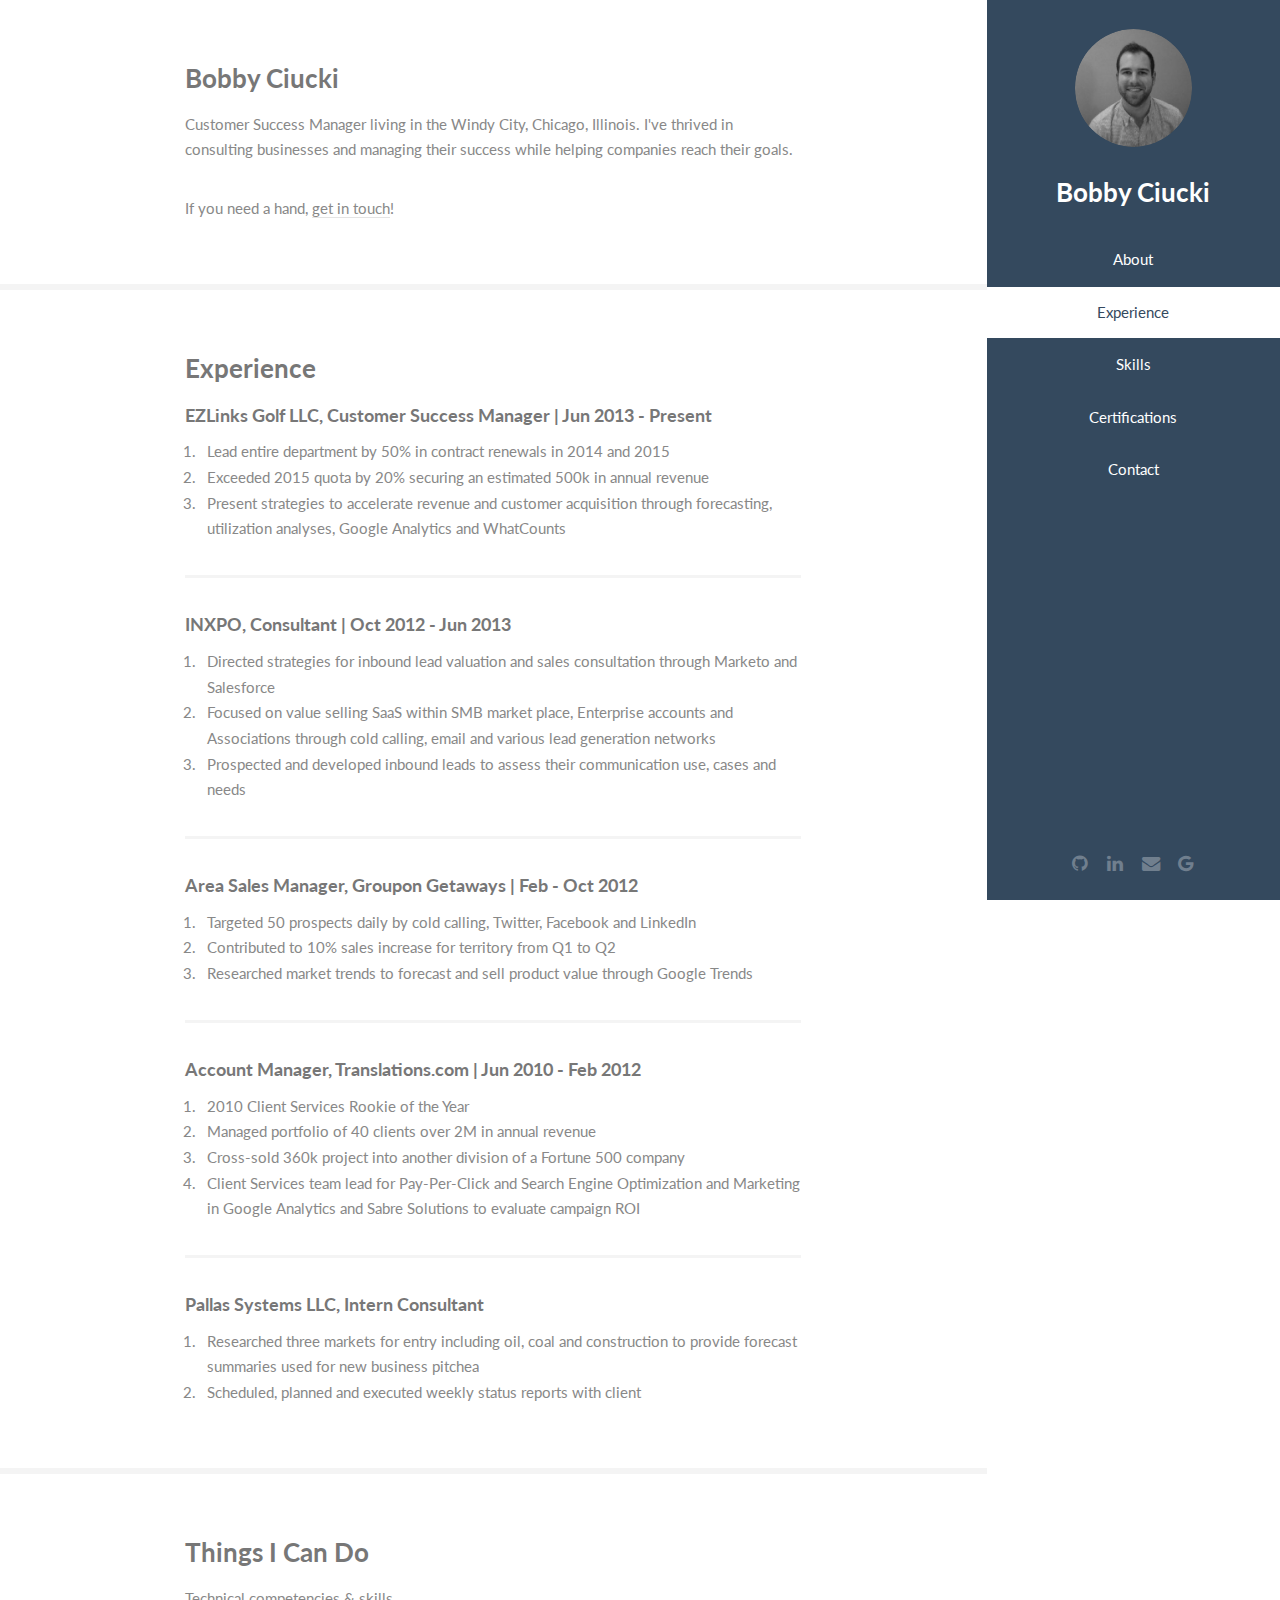
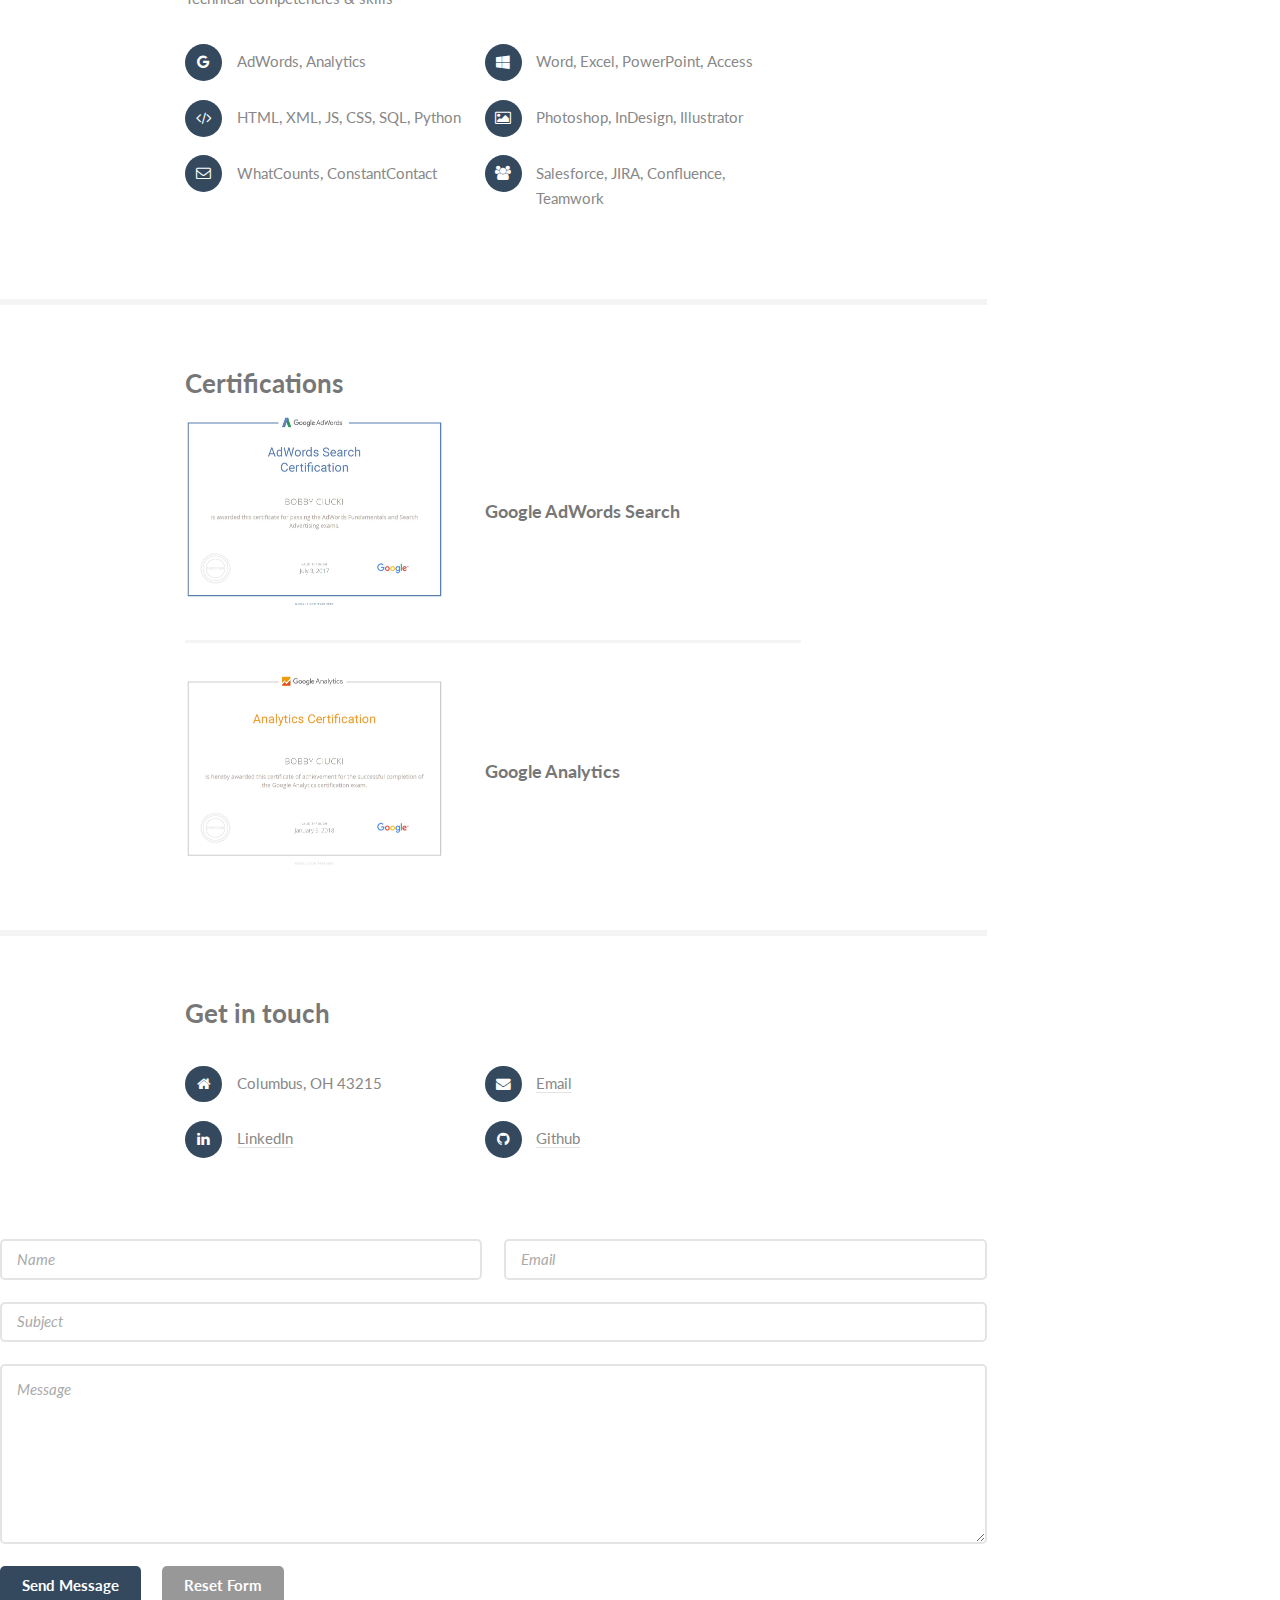
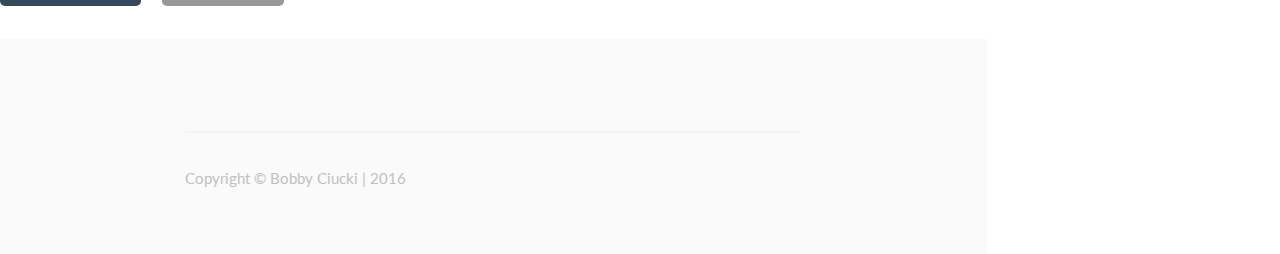
<file: index.html>
<!DOCTYPE HTML>
<html>
	<head>
		<title>Bobby Ciucki | Customer Success Consultant, Tech Connoisseur</title>
		<meta name="keywords" content="Bobby Ciucki, Robert Ciucki, Bob Ciucki, Ciucki">
		<meta name="description" content="Chicago Customer Success Manager. Resume. Work experience.">
		<meta charset="utf-8" />
		<meta name="viewport" content="width=device-width, initial-scale=1" />
		<!--[if lte IE 8]><script src="assets/js/ie/html5shiv.js"></script><![endif]-->
		<link rel="stylesheet" href="assets/css/main.css" />
		<!--[if lte IE 8]><link rel="stylesheet" href="assets/css/ie8.css" /><![endif]-->
		
<!-- Google Analytics -->
<script>
  (function(i,s,o,g,r,a,m){i['GoogleAnalyticsObject']=r;i[r]=i[r]||function(){
  (i[r].q=i[r].q||[]).push(arguments)},i[r].l=1*new Date();a=s.createElement(o),
  m=s.getElementsByTagName(o)[0];a.async=1;a.src=g;m.parentNode.insertBefore(a,m)
  })(window,document,'script','https://www.google-analytics.com/analytics.js','ga');

  ga('create', 'UA-80329864-1', 'auto');
  ga('send', 'pageview');

</script>
<!-- End Google Analytics -->
		
	</head>
<body>
		<!-- Banner 
		<section>
			<div style="height: 420px">
     <img src="images/banner.jpg" alt=" " style="width: 100%;max-height: 100%" />
    			</div>
		 Old Code	<span class="image fit"><img src="images/banner.jpg" alt="" /></span>
			
		</section> -->
		<!-- Header -->
			<section id="header">
				<header>
					<span class="image avatar"><img src="images/avatar.jpg" alt="" /></span>
					<h1>Bobby Ciucki</h1>
				</header>
				<nav id="nav">
					<ul>
						<li><a href="#About" class="active">About</a></li>
						<li><a href="#Experience">Experience</a></li>
						<li><a href="#Skills">Skills</a></li>
						<li><a href="#Certifications">Certifications</a></li>
						<li><a href="#Contact">Contact</a></li>
					</ul>
				</nav>
				<footer>
					<ul class="icons">
						<li><a href="https://www.github.com/seeyoukey" class="icon fa-github"><span class="label">Github</span></a></li>
						<li><a href="https://www.linkedin.com/in/robertciucki" class="icon fa fa-linkedin"><span class="label">LinkedIn</span></a></li>
						<li><a href="mailto:contact@bobbyciucki.com" class="icon fa-envelope"><span class="label">Email</span></a></li>
						<li><a href="https://www.google.com/partners/#i_profile;idtf=113511049849259545362;" class="icon fa fa-google"><span class="label">Google</span></a></li>
					</ul>
				</footer>
			</section>

		<!-- Wrapper -->
			<div id="wrapper">

				<!-- Main -->
					<div id="main">

						<!-- One -->
							<section id="About">
								<div class="container">
									<header class="major">
										<h3>Bobby Ciucki</h3>
									</header>
										<p>Customer Success Manager living in the Windy City, Chicago, Illinois. I've thrived in consulting businesses and managing their success while helping companies reach their goals.</p>
										<p>If you need a hand, <a onclick="ga('send', 'event', 'CTA', 'Click', 'Intro CTA')" title="Get in touch with Bobby Ciucki" href="#Contact">get in touch</a>!
										</p>

								</div>
	</section>

						<!-- Two -->
							<section id="Experience">
								<div class="container">
									<h3>Experience</h3>
									<div class="features">
										<article>
											<div class="container">
												<h4>EZLinks Golf LLC, Customer Success Manager | Jun 2013 - Present</h4>
												<ul style="list-style-type:angle-right">
													<li>Lead entire department by 50% in contract renewals in 2014 and 2015</li>
													<li>Exceeded 2015 quota by 20% securing an estimated 500k in annual revenue</li>
													<li>Present strategies to accelerate revenue and customer acquisition through forecasting, utilization analyses, Google Analytics and WhatCounts</li>
												</ul>
											</div>
										</article>
										<article>
											<div class="container">
												<h4>INXPO, Consultant | Oct 2012 - Jun 2013</h4>
												<ul style="list-style-type:angle-right">
													<li>Directed strategies for inbound lead valuation and sales consultation through Marketo and Salesforce</li>
													<li>Focused on value selling SaaS within SMB market place, Enterprise accounts and Associations through cold calling, email and various lead generation networks</li>
													<li>Prospected and developed inbound leads to assess their communication use, cases and needs</li>
												</ul>
											</div>
										</article>
										<article>
											<div class="container">
												<h4>Area Sales Manager, Groupon Getaways | Feb - Oct 2012</h4>
												<ul style="list-style-type:angle-right">
													<li>Targeted 50 prospects daily by cold calling, Twitter, Facebook and LinkedIn</li>
													<li>Contributed to 10% sales increase for territory from Q1 to Q2</li>
													<li>Researched market trends to forecast and sell product value through Google Trends</li>
												</ul>
											</div>
										</article>
										<article>
											<div class="container">
												<h4>Account Manager, Translations.com | Jun 2010 - Feb 2012</h4>
												<ul style="list-style-type:angle-right">
													<li>2010 Client Services Rookie of the Year</li>
													<li>Managed portfolio of 40 clients over 2M in annual revenue</li>
													<li>Cross-sold 360k project into another division of a Fortune 500 company</li>
													<li>Client Services team lead for Pay-Per-Click and Search Engine Optimization and Marketing in Google Analytics and Sabre Solutions to evaluate campaign ROI</li>
												</ul>
											</div>
										</article>
										<article>
											<div class="container">
												<h4>Pallas Systems LLC, Intern Consultant</h4>
												<ul style="list-style-type:angle-right">
													<li>Researched three markets for entry including oil, coal and construction to provide forecast summaries used for new business pitchea</li>
													<li>Scheduled, planned and executed weekly status reports with client</li>
												</ul>
											</div>
										</article>
									</div>
								</div>
							</section>
							
						<!-- Three -->
							<section id="Skills">
								<div class="container">
									<h3>Things I Can Do</h3>
									<p>Technical competencies & skills</p>
									<ul class="feature-icons">
										<li class="fa-google">AdWords, Analytics</li>
										<li class="fa-windows">Word, Excel, PowerPoint, Access</li>
										<li class="fa-code">HTML, XML, JS, CSS, SQL, Python</li>
										<li class="fa-picture-o">Photoshop, InDesign, Illustrator</li>
										<li class="fa-envelope-o">WhatCounts, ConstantContact</li>
										<li class="fa-users">Salesforce, JIRA, Confluence, Teamwork</li>
									</ul>
								</div>
							</section>
							
						<!-- Four test -->
						<!--
							<section id="Certifications">
								<div class="container">
									<h3>Certifications</h3>
										<div class="box alt">
											<div class="row 50% uniform">
												<div class="4u"><span class="image fit"><img src="images/Analytics.pdf" alt="" /></span></div>
											</div>
									<ul class="feature-icons">
										<li class="fa-google"><a href="images/Analytics.pdf">Analytics Certified</a></li>
										<li class="fa-google"><a href="images/AdWords-Search.pdf">AdWords Search Certified</a></li>
									</ul>
								</div>
							</section>
						-->
						
						<section id="Certifications">
 								<div class="container">
 									<h3>Certifications</h3>
 									<div class="features">
 										<article>
 											<a href="images/AdWords-Search.pdf" class="image"><img src="images/AdWordsSearch.jpg" alt="" /></a>
 											<div class="inner">
 												<h4>Google AdWords Search</h4>
 											</div>
 										</article>
 										<article>
 											<a href="images/Analytics.pdf" class="image"><img src="images/Analytics.jpg" alt="" /></a>
 											<div class="inner">
 												<h4>Google Analytics</h4>
 											</div>
 										</article>
 									</div>
 								</div>
 						</section>

						<!-- Five -->
							<section id="Contact">
								<div class="container">
									<h3>Get in touch</h3>
									<p>
										<ul class="feature-icons">
											<li class="fa-home">Columbus, OH 43215</li>
											<li class="fa-envelope"><a href="mailto:contact@bobbyciucki.com">Email</a></li>
											<li class="icon fa-linkedin"><a href="https://www.linkedin.com/in/robertciucki">LinkedIn</a></li>
											<li class="icon fa-github"><a href="https://github.com/seeyoukey">Github</a></li>
										</ul>
									</p>
								</div>
							</section>

							
									<form method="post" action="https://formspree.io/contact@bobbyciucki.com">
										<div class="row uniform">
											<div class="6u 12u(xsmall)"><input type="text" name="name" id="name" placeholder="Name" /></div>
											<div class="6u 12u(xsmall)"><input type="email" name="email" id="email" placeholder="Email" /></div>
										</div>
										<div class="row uniform">
											<div class="12u"><input type="text" name="subject" id="subject" placeholder="Subject" /></div>
										</div>
										<div class="row uniform">
											<div class="12u"><textarea name="message" id="message" placeholder="Message" rows="6"></textarea></div>
										</div>
										<div class="row uniform">
											<div class="12u">
												<ul class="actions">
													<li><input type="submit" class="special" value="Send Message" /></li>
													<li><input type="reset" value="Reset Form" /></li>
												</ul>
											</div>
										</div>
									</form>
									

						<!-- Five -->
						<!--
							<section id="five">
								<div class="container">
									<h3>Elements</h3>

									<section>
										<h4>Text</h4>
										<p>This is <b>bold</b> and this is <strong>strong</strong>. This is <i>italic</i> and this is <em>emphasized</em>.
										This is <sup>superscript</sup> text and this is <sub>subscript</sub> text.
										This is <u>underlined</u> and this is code: <code>for (;;) { ... }</code>. Finally, <a href="#">this is a link</a>.</p>
										<hr />
										<header>
											<h4>Heading with a Subtitle</h4>
											<p>Lorem ipsum dolor sit amet nullam id egestas urna aliquam</p>
										</header>
										<p>Nunc lacinia ante nunc ac lobortis. Interdum adipiscing gravida odio porttitor sem non mi integer non faucibus ornare mi ut ante amet placerat aliquet. Volutpat eu sed ante lacinia sapien lorem accumsan varius montes viverra nibh in adipiscing blandit tempus accumsan.</p>
										<header>
											<h5>Heading with a Subtitle</h5>
											<p>Lorem ipsum dolor sit amet nullam id egestas urna aliquam</p>
										</header>
										<p>Nunc lacinia ante nunc ac lobortis. Interdum adipiscing gravida odio porttitor sem non mi integer non faucibus ornare mi ut ante amet placerat aliquet. Volutpat eu sed ante lacinia sapien lorem accumsan varius montes viverra nibh in adipiscing blandit tempus accumsan.</p>
										<hr />
										<h2>Heading Level 2</h2>
										<h3>Heading Level 3</h3>
										<h4>Heading Level 4</h4>
										<h5>Heading Level 5</h5>
										<h6>Heading Level 6</h6>
										<hr />
										<h5>Blockquote</h5>
										<blockquote>Fringilla nisl. Donec accumsan interdum nisi, quis tincidunt felis sagittis eget tempus euismod. Vestibulum ante ipsum primis in faucibus vestibulum. Blandit adipiscing eu felis iaculis volutpat ac adipiscing accumsan faucibus. Vestibulum ante ipsum primis in faucibus lorem ipsum dolor sit amet nullam adipiscing eu felis.</blockquote>
										<h5>Preformatted</h5>
										<pre><code>i = 0;

	while (!deck.isInOrder()) {
	    print 'Iteration ' + i;
	    deck.shuffle();
	    i++;
	}

	print 'It took ' + i + ' iterations to sort the deck.';</code></pre>
									</section>

									<section>
										<h4>Lists</h4>
										<div class="row">
											<div class="6u 12u(xsmall)">
												<h5>Unordered</h5>
												<ul>
													<li>Dolor pulvinar etiam magna etiam.</li>
													<li>Sagittis adipiscing lorem eleifend.</li>
													<li>Felis enim feugiat dolore viverra.</li>
												</ul>
												<h5>Alternate</h5>
												<ul class="alt">
													<li>Dolor pulvinar etiam magna etiam.</li>
													<li>Sagittis adipiscing lorem eleifend.</li>
													<li>Felis enim feugiat dolore viverra.</li>
												</ul>
											</div>
											<div class="6u 12u(xsmall)">
												<h5>Ordered</h5>
												<ol>
													<li>Dolor pulvinar etiam magna etiam.</li>
													<li>Etiam vel felis at lorem sed viverra.</li>
													<li>Felis enim feugiat dolore viverra.</li>
													<li>Dolor pulvinar etiam magna etiam.</li>
													<li>Etiam vel felis at lorem sed viverra.</li>
													<li>Felis enim feugiat dolore viverra.</li>
												</ol>
												<h5>Icons</h5>
												<ul class="icons">
													<li><a href="#" class="icon fa-twitter"><span class="label">Twitter</span></a></li>
													<li><a href="#" class="icon fa-facebook"><span class="label">Facebook</span></a></li>
													<li><a href="#" class="icon fa-instagram"><span class="label">Instagram</span></a></li>
													<li><a href="#" class="icon fa-github"><span class="label">Github</span></a></li>
													<li><a href="#" class="icon fa-dribbble"><span class="label">Dribbble</span></a></li>
													<li><a href="#" class="icon fa-tumblr"><span class="label">Tumblr</span></a></li>
												</ul>
											</div>
										</div>
										<h5>Actions</h5>
										<ul class="actions">
											<li><a href="#" class="button special">Default</a></li>
											<li><a href="#" class="button">Default</a></li>
											<li><a href="#" class="button alt">Default</a></li>
										</ul>
										<ul class="actions small">
											<li><a href="#" class="button special small">Small</a></li>
											<li><a href="#" class="button small">Small</a></li>
											<li><a href="#" class="button alt small">Small</a></li>
										</ul>
										<div class="row">
											<div class="3u 6u(medium) 12u$(xsmall)">
												<ul class="actions vertical">
													<li><a href="#" class="button special">Default</a></li>
													<li><a href="#" class="button">Default</a></li>
													<li><a href="#" class="button alt">Default</a></li>
												</ul>
											</div>
											<div class="3u 6u$(medium) 12u$(xsmall)">
												<ul class="actions vertical small">
													<li><a href="#" class="button special small">Small</a></li>
													<li><a href="#" class="button small">Small</a></li>
													<li><a href="#" class="button alt small">Small</a></li>
												</ul>
											</div>
											<div class="3u 6u(medium) 12u$(xsmall)">
												<ul class="actions vertical">
													<li><a href="#" class="button special fit">Default</a></li>
													<li><a href="#" class="button fit">Default</a></li>
													<li><a href="#" class="button alt fit">Default</a></li>
												</ul>
											</div>
											<div class="3u 6u$(medium) 12u$(xsmall)">
												<ul class="actions vertical small">
													<li><a href="#" class="button special small fit">Small</a></li>
													<li><a href="#" class="button small fit">Small</a></li>
													<li><a href="#" class="button alt small fit">Small</a></li>
												</ul>
											</div>
										</div>
									</section>

									<section>
										<h4>Table</h4>
										<h5>Default</h5>
										<div class="table-wrapper">
											<table>
												<thead>
													<tr>
														<th>Name</th>
														<th>Description</th>
														<th>Price</th>
													</tr>
												</thead>
												<tbody>
													<tr>
														<td>Item One</td>
														<td>Ante turpis integer aliquet porttitor.</td>
														<td>29.99</td>
													</tr>
													<tr>
														<td>Item Two</td>
														<td>Vis ac commodo adipiscing arcu aliquet.</td>
														<td>19.99</td>
													</tr>
													<tr>
														<td>Item Three</td>
														<td> Morbi faucibus arcu accumsan lorem.</td>
														<td>29.99</td>
													</tr>
													<tr>
														<td>Item Four</td>
														<td>Vitae integer tempus condimentum.</td>
														<td>19.99</td>
													</tr>
													<tr>
														<td>Item Five</td>
														<td>Ante turpis integer aliquet porttitor.</td>
														<td>29.99</td>
													</tr>
												</tbody>
												<tfoot>
													<tr>
														<td colspan="2"></td>
														<td>100.00</td>
													</tr>
												</tfoot>
											</table>
										</div>

										<h5>Alternate</h5>
										<div class="table-wrapper">
											<table class="alt">
												<thead>
													<tr>
														<th>Name</th>
														<th>Description</th>
														<th>Price</th>
													</tr>
												</thead>
												<tbody>
													<tr>
														<td>Item One</td>
														<td>Ante turpis integer aliquet porttitor.</td>
														<td>29.99</td>
													</tr>
													<tr>
														<td>Item Two</td>
														<td>Vis ac commodo adipiscing arcu aliquet.</td>
														<td>19.99</td>
													</tr>
													<tr>
														<td>Item Three</td>
														<td> Morbi faucibus arcu accumsan lorem.</td>
														<td>29.99</td>
													</tr>
													<tr>
														<td>Item Four</td>
														<td>Vitae integer tempus condimentum.</td>
														<td>19.99</td>
													</tr>
													<tr>
														<td>Item Five</td>
														<td>Ante turpis integer aliquet porttitor.</td>
														<td>29.99</td>
													</tr>
												</tbody>
												<tfoot>
													<tr>
														<td colspan="2"></td>
														<td>100.00</td>
													</tr>
												</tfoot>
											</table>
										</div>
									</section>

									<section>
										<h4>Buttons</h4>
										<ul class="actions">
											<li><a href="#" class="button special">Special</a></li>
											<li><a href="#" class="button">Default</a></li>
											<li><a href="#" class="button alt">Alternate</a></li>
										</ul>
										<ul class="actions">
											<li><a href="#" class="button special big">Big</a></li>
											<li><a href="#" class="button">Default</a></li>
											<li><a href="#" class="button alt small">Small</a></li>
										</ul>
										<ul class="actions fit">
											<li><a href="#" class="button special fit">Fit</a></li>
											<li><a href="#" class="button fit">Fit</a></li>
											<li><a href="#" class="button alt fit">Fit</a></li>
										</ul>
										<ul class="actions fit small">
											<li><a href="#" class="button special fit small">Fit + Small</a></li>
											<li><a href="#" class="button fit small">Fit + Small</a></li>
											<li><a href="#" class="button alt fit small">Fit + Small</a></li>
										</ul>
										<ul class="actions">
											<li><a href="#" class="button special icon fa-download">Icon</a></li>
											<li><a href="#" class="button icon fa-download">Icon</a></li>
											<li><a href="#" class="button alt icon fa-check">Icon</a></li>
										</ul>
										<ul class="actions">
											<li><span class="button special disabled">Special</span></li>
											<li><span class="button disabled">Default</span></li>
											<li><span class="button alt disabled">Alternate</span></li>
										</ul>
									</section>

									<section>
										<h4>Form</h4>
										<form method="post" action="#">
											<div class="row uniform">
												<div class="6u 12u(xsmall)">
													<input type="text" name="demo-name" id="demo-name" value="" placeholder="Name" />
												</div>
												<div class="6u 12u(xsmall)">
													<input type="email" name="demo-email" id="demo-email" value="" placeholder="Email" />
												</div>
											</div>
											<div class="row uniform">
												<div class="12u">
													<div class="select-wrapper">
														<select name="demo-category" id="demo-category">
															<option value="">- Category -</option>
															<option value="1">Manufacturing</option>
															<option value="1">Shipping</option>
															<option value="1">Administration</option>
															<option value="1">Human Resources</option>
														</select>
													</div>
												</div>
											</div>
											<div class="row uniform">
												<div class="4u 12u(medium)">
													<input type="radio" id="demo-priority-low" name="demo-priority" checked>
													<label for="demo-priority-low">Low Priority</label>
												</div>
												<div class="4u 12u(medium)">
													<input type="radio" id="demo-priority-normal" name="demo-priority">
													<label for="demo-priority-normal">Normal Priority</label>
												</div>
												<div class="4u 12u(medium)">
													<input type="radio" id="demo-priority-high" name="demo-priority">
													<label for="demo-priority-high">High Priority</label>
												</div>
											</div>
											<div class="row uniform">
												<div class="6u 12u(medium)">
													<input type="checkbox" id="demo-copy" name="demo-copy">
													<label for="demo-copy">Email me a copy of this message</label>
												</div>
												<div class="6u 12u(medium)">
													<input type="checkbox" id="demo-human" name="demo-human" checked>
													<label for="demo-human">I am a human and not a robot</label>
												</div>
											</div>
											<div class="row uniform">
												<div class="12u">
													<textarea name="demo-message" id="demo-message" placeholder="Enter your message" rows="6"></textarea>
												</div>
											</div>
											<div class="row uniform">
												<div class="12u">
													<ul class="actions">
														<li><input type="submit" value="Send Message" /></li>
														<li><input type="reset" value="Reset" class="alt" /></li>
													</ul>
												</div>
											</div>
										</form>
									</section>

									<section>
										<h4>Image</h4>
										<h5>Fit</h5>
										<span class="image fit"><img src="images/banner.jpg" alt="" /></span>
										<div class="box alt">
											<div class="row 50% uniform">
												<div class="4u"><span class="image fit"><img src="images/pic01.jpg" alt="" /></span></div>
												<div class="4u"><span class="image fit"><img src="images/pic02.jpg" alt="" /></span></div>
												<div class="4u"><span class="image fit"><img src="images/pic03.jpg" alt="" /></span></div>
											</div>
											<div class="row 50% uniform">
												<div class="4u"><span class="image fit"><img src="images/pic02.jpg" alt="" /></span></div>
												<div class="4u"><span class="image fit"><img src="images/pic03.jpg" alt="" /></span></div>
												<div class="4u"><span class="image fit"><img src="images/pic01.jpg" alt="" /></span></div>
											</div>
											<div class="row 50% uniform">
												<div class="4u"><span class="image fit"><img src="images/pic03.jpg" alt="" /></span></div>
												<div class="4u"><span class="image fit"><img src="images/pic01.jpg" alt="" /></span></div>
												<div class="4u"><span class="image fit"><img src="images/pic02.jpg" alt="" /></span></div>
											</div>
										</div>
										<h5>Left &amp; Right</h5>
										<p><span class="image left"><img src="images/avatar.jpg" alt="" /></span>Fringilla nisl. Donec accumsan interdum nisi, quis tincidunt felis sagittis eget. tempus euismod. Vestibulum ante ipsum primis in faucibus vestibulum. Blandit adipiscing eu felis iaculis volutpat ac adipiscing accumsan eu faucibus. Integer ac pellentesque praesent tincidunt felis sagittis eget. tempus euismod. Vestibulum ante ipsum primis in faucibus vestibulum. Blandit adipiscing eu felis iaculis volutpat ac adipiscing accumsan eu faucibus. Integer ac pellentesque praesent. Donec accumsan interdum nisi, quis tincidunt felis sagittis eget. tempus euismod. Vestibulum ante ipsum primis in faucibus vestibulum. Blandit adipiscing eu felis iaculis volutpat ac adipiscing accumsan eu faucibus. Integer ac pellentesque praesent tincidunt felis sagittis eget. tempus euismod. Vestibulum ante ipsum primis in faucibus vestibulum. Blandit adipiscing eu felis iaculis volutpat ac adipiscing accumsan eu faucibus. Integer ac pellentesque praesent.</p>
										<p><span class="image right"><img src="images/avatar.jpg" alt="" /></span>Fringilla nisl. Donec accumsan interdum nisi, quis tincidunt felis sagittis eget. tempus euismod. Vestibulum ante ipsum primis in faucibus vestibulum. Blandit adipiscing eu felis iaculis volutpat ac adipiscing accumsan eu faucibus. Integer ac pellentesque praesent tincidunt felis sagittis eget. tempus euismod. Vestibulum ante ipsum primis in faucibus vestibulum. Blandit adipiscing eu felis iaculis volutpat ac adipiscing accumsan eu faucibus. Integer ac pellentesque praesent. Donec accumsan interdum nisi, quis tincidunt felis sagittis eget. tempus euismod. Vestibulum ante ipsum primis in faucibus vestibulum. Blandit adipiscing eu felis iaculis volutpat ac adipiscing accumsan eu faucibus. Integer ac pellentesque praesent tincidunt felis sagittis eget. tempus euismod. Vestibulum ante ipsum primis in faucibus vestibulum. Blandit adipiscing eu felis iaculis volutpat ac adipiscing accumsan eu faucibus. Integer ac pellentesque praesent.</p>
									</section>

								</div>
							</section>
						-->
					</div>
				<!-- Footer -->
					<section id="footer">
						<div class="container">
							<hr class="small">
          							<p class="text-muted">Copyright &copy; Bobby Ciucki | 2016</p>
						</div>
					</section>

			</div>

		<!-- Scripts -->
			<script src="assets/js/jquery.min.js"></script>
			<script src="assets/js/jquery.scrollzer.min.js"></script>
			<script src="assets/js/jquery.scrolly.min.js"></script>
			<script src="assets/js/skel.min.js"></script>
			<script src="assets/js/util.js"></script>
			<!--[if lte IE 8]><script src="assets/js/ie/respond.min.js"></script><![endif]-->
			<script src="assets/js/main.js"></script>

	</body>
</html>
</file>
<file: assets/css/ie8.css>
/*
	Read Only by HTML5 UP
	html5up.net | @ajlkn
	Free for personal and commercial use under the CCA 3.0 license (html5up.net/license)
*/

/* Basic */

	code,
	input[type="text"],
	input[type="password"],
	input[type="email"],
	select,
	textarea,
	.box,
	.image,
	.image img,
	input[type="submit"],
	input[type="reset"],
	input[type="button"],
	.button {
		position: relative;
		-ms-behavior: url("assets/js/ie/PIE.htc");
	}

/* Form */

	input[type="text"],
	input[type="password"],
	input[type="email"],
	select {
		line-height: 2.75em;
	}

	input[type="checkbox"],
	input[type="radio"] {
		-moz-appearance: normal;
		-webkit-appearance: normal;
		-ms-appearance: normal;
		appearance: normal;
	}

		input[type="checkbox"] + label,
		input[type="radio"] + label {
			padding: 0 0 0 1.5em;
		}

			input[type="checkbox"] + label:before,
			input[type="radio"] + label:before {
				display: none;
			}

/* Button */

	input[type="submit"].alt,
	input[type="reset"].alt,
	input[type="button"].alt,
	.button.alt {
		border: solid 2px #e4e4e4;
	}
</file>
<file: assets/css/main.css>
@import url("font-awesome.min.css");
@import url("http://fonts.googleapis.com/css?family=Lato:400,400italic,700,700italic|Source+Code+Pro:400");

/*
	Powered by HTML5 UP | html5up.net
	CCA 3.0 license
*/

/* Reset */

	html, body, div, span, applet, object, iframe, h1, h2, h3, h4, h5, h6, p, blockquote, pre, a, abbr, acronym, address, big, cite, code, del, dfn, em, img, ins, kbd, q, s, samp, small, strike, strong, sub, sup, tt, var, b, u, i, center, dl, dt, dd, ol, ul, li, fieldset, form, label, legend, table, caption, tbody, tfoot, thead, tr, th, td, article, aside, canvas, details, embed, figure, figcaption, footer, header, hgroup, menu, nav, output, ruby, section, summary, time, mark, audio, video {
		margin: 0;
		padding: 0;
		border: 0;
		font-size: 100%;
		font: inherit;
		vertical-align: baseline;
	}

	article, aside, details, figcaption, figure, footer, header, hgroup, menu, nav, section {
		display: block;
	}

	body {
		line-height: 1;
	}

	ol, ul {
		list-style: none;
	}

	blockquote, q {
		quotes: none;
	}

	blockquote:before, blockquote:after, q:before, q:after {
		content: '';
		content: none;
	}

	table {
		border-collapse: collapse;
		border-spacing: 0;
	}

	body {
		-webkit-text-size-adjust: none;
	}

/* Box Model */

	*, *:before, *:after {
		-moz-box-sizing: border-box;
		-webkit-box-sizing: border-box;
		box-sizing: border-box;
	}

/* Containers */

	.container {
		margin-left: auto;
		margin-right: auto;
	}

	.container.\31 25\25 {
		width: 100%;
		max-width: 56.25em;
		min-width: 45em;
	}

	.container.\37 5\25 {
		width: 33.75em;
	}

	.container.\35 0\25 {
		width: 22.5em;
	}

	.container.\32 5\25 {
		width: 11.25em;
	}

	.container {
		width: 45em;
	}

	@media screen and (max-width: 1680px) {

		.container.\31 25\25 {
			width: 100%;
			max-width: 56.25em;
			min-width: 45em;
		}

		.container.\37 5\25 {
			width: 33.75em;
		}

		.container.\35 0\25 {
			width: 22.5em;
		}

		.container.\32 5\25 {
			width: 11.25em;
		}

		.container {
			width: 45em;
		}

	}

	@media screen and (max-width: 1280px) {

		.container.\31 25\25 {
			width: 100%;
			max-width: 52.5em;
			min-width: 42em;
		}

		.container.\37 5\25 {
			width: 31.5em;
		}

		.container.\35 0\25 {
			width: 21em;
		}

		.container.\32 5\25 {
			width: 10.5em;
		}

		.container {
			width: 42em;
		}

	}

	@media screen and (max-width: 1024px) {

		.container.\31 25\25 {
			width: 100%;
			max-width: 106.25%;
			min-width: 85%;
		}

		.container.\37 5\25 {
			width: 63.75%;
		}

		.container.\35 0\25 {
			width: 42.5%;
		}

		.container.\32 5\25 {
			width: 21.25%;
		}

		.container {
			width: 85% !important;
		}

	}

	@media screen and (max-width: 736px) {

		.container.\31 25\25 {
			width: 100%;
			max-width: 112.5%;
			min-width: 90%;
		}

		.container.\37 5\25 {
			width: 67.5%;
		}

		.container.\35 0\25 {
			width: 45%;
		}

		.container.\32 5\25 {
			width: 22.5%;
		}

		.container {
			width: 90% !important;
		}

	}

	@media screen and (max-width: 480px) {

		.container.\31 25\25 {
			width: 100%;
			max-width: 112.5%;
			min-width: 90%;
		}

		.container.\37 5\25 {
			width: 67.5%;
		}

		.container.\35 0\25 {
			width: 45%;
		}

		.container.\32 5\25 {
			width: 22.5%;
		}

		.container {
			width: 90% !important;
		}

	}

/* Grid */

	.row {
		border-bottom: solid 1px transparent;
		-moz-box-sizing: border-box;
		-webkit-box-sizing: border-box;
		box-sizing: border-box;
	}

	.row > * {
		float: left;
		-moz-box-sizing: border-box;
		-webkit-box-sizing: border-box;
		box-sizing: border-box;
	}

	.row:after, .row:before {
		content: '';
		display: block;
		clear: both;
		height: 0;
	}

	.row.uniform > * > :first-child {
		margin-top: 0;
	}

	.row.uniform > * > :last-child {
		margin-bottom: 0;
	}

	.row.\30 \25 > * {
		padding: 0 0 0 0em;
	}

	.row.\30 \25 {
		margin: 0 0 -1px 0em;
	}

	.row.uniform.\30 \25 > * {
		padding: 0em 0 0 0em;
	}

	.row.uniform.\30 \25 {
		margin: 0em 0 -1px 0em;
	}

	.row > * {
		padding: 0 0 0 2em;
	}

	.row {
		margin: 0 0 -1px -2em;
	}

	.row.uniform > * {
		padding: 2em 0 0 2em;
	}

	.row.uniform {
		margin: -2em 0 -1px -2em;
	}

	.row.\32 00\25 > * {
		padding: 0 0 0 4em;
	}

	.row.\32 00\25 {
		margin: 0 0 -1px -4em;
	}

	.row.uniform.\32 00\25 > * {
		padding: 4em 0 0 4em;
	}

	.row.uniform.\32 00\25 {
		margin: -4em 0 -1px -4em;
	}

	.row.\31 50\25 > * {
		padding: 0 0 0 3em;
	}

	.row.\31 50\25 {
		margin: 0 0 -1px -3em;
	}

	.row.uniform.\31 50\25 > * {
		padding: 3em 0 0 3em;
	}

	.row.uniform.\31 50\25 {
		margin: -3em 0 -1px -3em;
	}

	.row.\35 0\25 > * {
		padding: 0 0 0 1em;
	}

	.row.\35 0\25 {
		margin: 0 0 -1px -1em;
	}

	.row.uniform.\35 0\25 > * {
		padding: 1em 0 0 1em;
	}

	.row.uniform.\35 0\25 {
		margin: -1em 0 -1px -1em;
	}

	.row.\32 5\25 > * {
		padding: 0 0 0 0.5em;
	}

	.row.\32 5\25 {
		margin: 0 0 -1px -0.5em;
	}

	.row.uniform.\32 5\25 > * {
		padding: 0.5em 0 0 0.5em;
	}

	.row.uniform.\32 5\25 {
		margin: -0.5em 0 -1px -0.5em;
	}

	.\31 2u, .\31 2u\24 {
		width: 100%;
		clear: none;
		margin-left: 0;
	}

	.\31 1u, .\31 1u\24 {
		width: 91.6666666667%;
		clear: none;
		margin-left: 0;
	}

	.\31 0u, .\31 0u\24 {
		width: 83.3333333333%;
		clear: none;
		margin-left: 0;
	}

	.\39 u, .\39 u\24 {
		width: 75%;
		clear: none;
		margin-left: 0;
	}

	.\38 u, .\38 u\24 {
		width: 66.6666666667%;
		clear: none;
		margin-left: 0;
	}

	.\37 u, .\37 u\24 {
		width: 58.3333333333%;
		clear: none;
		margin-left: 0;
	}

	.\36 u, .\36 u\24 {
		width: 50%;
		clear: none;
		margin-left: 0;
	}

	.\35 u, .\35 u\24 {
		width: 41.6666666667%;
		clear: none;
		margin-left: 0;
	}

	.\34 u, .\34 u\24 {
		width: 33.3333333333%;
		clear: none;
		margin-left: 0;
	}

	.\33 u, .\33 u\24 {
		width: 25%;
		clear: none;
		margin-left: 0;
	}

	.\32 u, .\32 u\24 {
		width: 16.6666666667%;
		clear: none;
		margin-left: 0;
	}

	.\31 u, .\31 u\24 {
		width: 8.3333333333%;
		clear: none;
		margin-left: 0;
	}

	.\31 2u\24 + *,
	.\31 1u\24 + *,
	.\31 0u\24 + *,
	.\39 u\24 + *,
	.\38 u\24 + *,
	.\37 u\24 + *,
	.\36 u\24 + *,
	.\35 u\24 + *,
	.\34 u\24 + *,
	.\33 u\24 + *,
	.\32 u\24 + *,
	.\31 u\24 + * {
		clear: left;
	}

	.\-11u {
		margin-left: 91.66667%;
	}

	.\-10u {
		margin-left: 83.33333%;
	}

	.\-9u {
		margin-left: 75%;
	}

	.\-8u {
		margin-left: 66.66667%;
	}

	.\-7u {
		margin-left: 58.33333%;
	}

	.\-6u {
		margin-left: 50%;
	}

	.\-5u {
		margin-left: 41.66667%;
	}

	.\-4u {
		margin-left: 33.33333%;
	}

	.\-3u {
		margin-left: 25%;
	}

	.\-2u {
		margin-left: 16.66667%;
	}

	.\-1u {
		margin-left: 8.33333%;
	}

	@media screen and (max-width: 1680px) {

		.row > * {
			padding: 0 0 0 2em;
		}

		.row {
			margin: 0 0 -1px -2em;
		}

		.row.uniform > * {
			padding: 2em 0 0 2em;
		}

		.row.uniform {
			margin: -2em 0 -1px -2em;
		}

		.row.\32 00\25 > * {
			padding: 0 0 0 4em;
		}

		.row.\32 00\25 {
			margin: 0 0 -1px -4em;
		}

		.row.uniform.\32 00\25 > * {
			padding: 4em 0 0 4em;
		}

		.row.uniform.\32 00\25 {
			margin: -4em 0 -1px -4em;
		}

		.row.\31 50\25 > * {
			padding: 0 0 0 3em;
		}

		.row.\31 50\25 {
			margin: 0 0 -1px -3em;
		}

		.row.uniform.\31 50\25 > * {
			padding: 3em 0 0 3em;
		}

		.row.uniform.\31 50\25 {
			margin: -3em 0 -1px -3em;
		}

		.row.\35 0\25 > * {
			padding: 0 0 0 1em;
		}

		.row.\35 0\25 {
			margin: 0 0 -1px -1em;
		}

		.row.uniform.\35 0\25 > * {
			padding: 1em 0 0 1em;
		}

		.row.uniform.\35 0\25 {
			margin: -1em 0 -1px -1em;
		}

		.row.\32 5\25 > * {
			padding: 0 0 0 0.5em;
		}

		.row.\32 5\25 {
			margin: 0 0 -1px -0.5em;
		}

		.row.uniform.\32 5\25 > * {
			padding: 0.5em 0 0 0.5em;
		}

		.row.uniform.\32 5\25 {
			margin: -0.5em 0 -1px -0.5em;
		}

		.\31 2u\28xlarge\29, .\31 2u\24\28xlarge\29 {
			width: 100%;
			clear: none;
			margin-left: 0;
		}

		.\31 1u\28xlarge\29, .\31 1u\24\28xlarge\29 {
			width: 91.6666666667%;
			clear: none;
			margin-left: 0;
		}

		.\31 0u\28xlarge\29, .\31 0u\24\28xlarge\29 {
			width: 83.3333333333%;
			clear: none;
			margin-left: 0;
		}

		.\39 u\28xlarge\29, .\39 u\24\28xlarge\29 {
			width: 75%;
			clear: none;
			margin-left: 0;
		}

		.\38 u\28xlarge\29, .\38 u\24\28xlarge\29 {
			width: 66.6666666667%;
			clear: none;
			margin-left: 0;
		}

		.\37 u\28xlarge\29, .\37 u\24\28xlarge\29 {
			width: 58.3333333333%;
			clear: none;
			margin-left: 0;
		}

		.\36 u\28xlarge\29, .\36 u\24\28xlarge\29 {
			width: 50%;
			clear: none;
			margin-left: 0;
		}

		.\35 u\28xlarge\29, .\35 u\24\28xlarge\29 {
			width: 41.6666666667%;
			clear: none;
			margin-left: 0;
		}

		.\34 u\28xlarge\29, .\34 u\24\28xlarge\29 {
			width: 33.3333333333%;
			clear: none;
			margin-left: 0;
		}

		.\33 u\28xlarge\29, .\33 u\24\28xlarge\29 {
			width: 25%;
			clear: none;
			margin-left: 0;
		}

		.\32 u\28xlarge\29, .\32 u\24\28xlarge\29 {
			width: 16.6666666667%;
			clear: none;
			margin-left: 0;
		}

		.\31 u\28xlarge\29, .\31 u\24\28xlarge\29 {
			width: 8.3333333333%;
			clear: none;
			margin-left: 0;
		}

		.\31 2u\24\28xlarge\29 + *,
		.\31 1u\24\28xlarge\29 + *,
		.\31 0u\24\28xlarge\29 + *,
		.\39 u\24\28xlarge\29 + *,
		.\38 u\24\28xlarge\29 + *,
		.\37 u\24\28xlarge\29 + *,
		.\36 u\24\28xlarge\29 + *,
		.\35 u\24\28xlarge\29 + *,
		.\34 u\24\28xlarge\29 + *,
		.\33 u\24\28xlarge\29 + *,
		.\32 u\24\28xlarge\29 + *,
		.\31 u\24\28xlarge\29 + * {
			clear: left;
		}

		.\-11u\28xlarge\29 {
			margin-left: 91.66667%;
		}

		.\-10u\28xlarge\29 {
			margin-left: 83.33333%;
		}

		.\-9u\28xlarge\29 {
			margin-left: 75%;
		}

		.\-8u\28xlarge\29 {
			margin-left: 66.66667%;
		}

		.\-7u\28xlarge\29 {
			margin-left: 58.33333%;
		}

		.\-6u\28xlarge\29 {
			margin-left: 50%;
		}

		.\-5u\28xlarge\29 {
			margin-left: 41.66667%;
		}

		.\-4u\28xlarge\29 {
			margin-left: 33.33333%;
		}

		.\-3u\28xlarge\29 {
			margin-left: 25%;
		}

		.\-2u\28xlarge\29 {
			margin-left: 16.66667%;
		}

		.\-1u\28xlarge\29 {
			margin-left: 8.33333%;
		}

	}

	@media screen and (max-width: 1280px) {

		.row > * {
			padding: 0 0 0 1.5em;
		}

		.row {
			margin: 0 0 -1px -1.5em;
		}

		.row.uniform > * {
			padding: 1.5em 0 0 1.5em;
		}

		.row.uniform {
			margin: -1.5em 0 -1px -1.5em;
		}

		.row.\32 00\25 > * {
			padding: 0 0 0 3em;
		}

		.row.\32 00\25 {
			margin: 0 0 -1px -3em;
		}

		.row.uniform.\32 00\25 > * {
			padding: 3em 0 0 3em;
		}

		.row.uniform.\32 00\25 {
			margin: -3em 0 -1px -3em;
		}

		.row.\31 50\25 > * {
			padding: 0 0 0 2.25em;
		}

		.row.\31 50\25 {
			margin: 0 0 -1px -2.25em;
		}

		.row.uniform.\31 50\25 > * {
			padding: 2.25em 0 0 2.25em;
		}

		.row.uniform.\31 50\25 {
			margin: -2.25em 0 -1px -2.25em;
		}

		.row.\35 0\25 > * {
			padding: 0 0 0 0.75em;
		}

		.row.\35 0\25 {
			margin: 0 0 -1px -0.75em;
		}

		.row.uniform.\35 0\25 > * {
			padding: 0.75em 0 0 0.75em;
		}

		.row.uniform.\35 0\25 {
			margin: -0.75em 0 -1px -0.75em;
		}

		.row.\32 5\25 > * {
			padding: 0 0 0 0.375em;
		}

		.row.\32 5\25 {
			margin: 0 0 -1px -0.375em;
		}

		.row.uniform.\32 5\25 > * {
			padding: 0.375em 0 0 0.375em;
		}

		.row.uniform.\32 5\25 {
			margin: -0.375em 0 -1px -0.375em;
		}

		.\31 2u\28large\29, .\31 2u\24\28large\29 {
			width: 100%;
			clear: none;
			margin-left: 0;
		}

		.\31 1u\28large\29, .\31 1u\24\28large\29 {
			width: 91.6666666667%;
			clear: none;
			margin-left: 0;
		}

		.\31 0u\28large\29, .\31 0u\24\28large\29 {
			width: 83.3333333333%;
			clear: none;
			margin-left: 0;
		}

		.\39 u\28large\29, .\39 u\24\28large\29 {
			width: 75%;
			clear: none;
			margin-left: 0;
		}

		.\38 u\28large\29, .\38 u\24\28large\29 {
			width: 66.6666666667%;
			clear: none;
			margin-left: 0;
		}

		.\37 u\28large\29, .\37 u\24\28large\29 {
			width: 58.3333333333%;
			clear: none;
			margin-left: 0;
		}

		.\36 u\28large\29, .\36 u\24\28large\29 {
			width: 50%;
			clear: none;
			margin-left: 0;
		}

		.\35 u\28large\29, .\35 u\24\28large\29 {
			width: 41.6666666667%;
			clear: none;
			margin-left: 0;
		}

		.\34 u\28large\29, .\34 u\24\28large\29 {
			width: 33.3333333333%;
			clear: none;
			margin-left: 0;
		}

		.\33 u\28large\29, .\33 u\24\28large\29 {
			width: 25%;
			clear: none;
			margin-left: 0;
		}

		.\32 u\28large\29, .\32 u\24\28large\29 {
			width: 16.6666666667%;
			clear: none;
			margin-left: 0;
		}

		.\31 u\28large\29, .\31 u\24\28large\29 {
			width: 8.3333333333%;
			clear: none;
			margin-left: 0;
		}

		.\31 2u\24\28large\29 + *,
		.\31 1u\24\28large\29 + *,
		.\31 0u\24\28large\29 + *,
		.\39 u\24\28large\29 + *,
		.\38 u\24\28large\29 + *,
		.\37 u\24\28large\29 + *,
		.\36 u\24\28large\29 + *,
		.\35 u\24\28large\29 + *,
		.\34 u\24\28large\29 + *,
		.\33 u\24\28large\29 + *,
		.\32 u\24\28large\29 + *,
		.\31 u\24\28large\29 + * {
			clear: left;
		}

		.\-11u\28large\29 {
			margin-left: 91.66667%;
		}

		.\-10u\28large\29 {
			margin-left: 83.33333%;
		}

		.\-9u\28large\29 {
			margin-left: 75%;
		}

		.\-8u\28large\29 {
			margin-left: 66.66667%;
		}

		.\-7u\28large\29 {
			margin-left: 58.33333%;
		}

		.\-6u\28large\29 {
			margin-left: 50%;
		}

		.\-5u\28large\29 {
			margin-left: 41.66667%;
		}

		.\-4u\28large\29 {
			margin-left: 33.33333%;
		}

		.\-3u\28large\29 {
			margin-left: 25%;
		}

		.\-2u\28large\29 {
			margin-left: 16.66667%;
		}

		.\-1u\28large\29 {
			margin-left: 8.33333%;
		}

	}

	@media screen and (max-width: 1024px) {

		.row > * {
			padding: 0 0 0 1.5em;
		}

		.row {
			margin: 0 0 -1px -1.5em;
		}

		.row.uniform > * {
			padding: 1.5em 0 0 1.5em;
		}

		.row.uniform {
			margin: -1.5em 0 -1px -1.5em;
		}

		.row.\32 00\25 > * {
			padding: 0 0 0 3em;
		}

		.row.\32 00\25 {
			margin: 0 0 -1px -3em;
		}

		.row.uniform.\32 00\25 > * {
			padding: 3em 0 0 3em;
		}

		.row.uniform.\32 00\25 {
			margin: -3em 0 -1px -3em;
		}

		.row.\31 50\25 > * {
			padding: 0 0 0 2.25em;
		}

		.row.\31 50\25 {
			margin: 0 0 -1px -2.25em;
		}

		.row.uniform.\31 50\25 > * {
			padding: 2.25em 0 0 2.25em;
		}

		.row.uniform.\31 50\25 {
			margin: -2.25em 0 -1px -2.25em;
		}

		.row.\35 0\25 > * {
			padding: 0 0 0 0.75em;
		}

		.row.\35 0\25 {
			margin: 0 0 -1px -0.75em;
		}

		.row.uniform.\35 0\25 > * {
			padding: 0.75em 0 0 0.75em;
		}

		.row.uniform.\35 0\25 {
			margin: -0.75em 0 -1px -0.75em;
		}

		.row.\32 5\25 > * {
			padding: 0 0 0 0.375em;
		}

		.row.\32 5\25 {
			margin: 0 0 -1px -0.375em;
		}

		.row.uniform.\32 5\25 > * {
			padding: 0.375em 0 0 0.375em;
		}

		.row.uniform.\32 5\25 {
			margin: -0.375em 0 -1px -0.375em;
		}

		.\31 2u\28medium\29, .\31 2u\24\28medium\29 {
			width: 100%;
			clear: none;
			margin-left: 0;
		}

		.\31 1u\28medium\29, .\31 1u\24\28medium\29 {
			width: 91.6666666667%;
			clear: none;
			margin-left: 0;
		}

		.\31 0u\28medium\29, .\31 0u\24\28medium\29 {
			width: 83.3333333333%;
			clear: none;
			margin-left: 0;
		}

		.\39 u\28medium\29, .\39 u\24\28medium\29 {
			width: 75%;
			clear: none;
			margin-left: 0;
		}

		.\38 u\28medium\29, .\38 u\24\28medium\29 {
			width: 66.6666666667%;
			clear: none;
			margin-left: 0;
		}

		.\37 u\28medium\29, .\37 u\24\28medium\29 {
			width: 58.3333333333%;
			clear: none;
			margin-left: 0;
		}

		.\36 u\28medium\29, .\36 u\24\28medium\29 {
			width: 50%;
			clear: none;
			margin-left: 0;
		}

		.\35 u\28medium\29, .\35 u\24\28medium\29 {
			width: 41.6666666667%;
			clear: none;
			margin-left: 0;
		}

		.\34 u\28medium\29, .\34 u\24\28medium\29 {
			width: 33.3333333333%;
			clear: none;
			margin-left: 0;
		}

		.\33 u\28medium\29, .\33 u\24\28medium\29 {
			width: 25%;
			clear: none;
			margin-left: 0;
		}

		.\32 u\28medium\29, .\32 u\24\28medium\29 {
			width: 16.6666666667%;
			clear: none;
			margin-left: 0;
		}

		.\31 u\28medium\29, .\31 u\24\28medium\29 {
			width: 8.3333333333%;
			clear: none;
			margin-left: 0;
		}

		.\31 2u\24\28medium\29 + *,
		.\31 1u\24\28medium\29 + *,
		.\31 0u\24\28medium\29 + *,
		.\39 u\24\28medium\29 + *,
		.\38 u\24\28medium\29 + *,
		.\37 u\24\28medium\29 + *,
		.\36 u\24\28medium\29 + *,
		.\35 u\24\28medium\29 + *,
		.\34 u\24\28medium\29 + *,
		.\33 u\24\28medium\29 + *,
		.\32 u\24\28medium\29 + *,
		.\31 u\24\28medium\29 + * {
			clear: left;
		}

		.\-11u\28medium\29 {
			margin-left: 91.66667%;
		}

		.\-10u\28medium\29 {
			margin-left: 83.33333%;
		}

		.\-9u\28medium\29 {
			margin-left: 75%;
		}

		.\-8u\28medium\29 {
			margin-left: 66.66667%;
		}

		.\-7u\28medium\29 {
			margin-left: 58.33333%;
		}

		.\-6u\28medium\29 {
			margin-left: 50%;
		}

		.\-5u\28medium\29 {
			margin-left: 41.66667%;
		}

		.\-4u\28medium\29 {
			margin-left: 33.33333%;
		}

		.\-3u\28medium\29 {
			margin-left: 25%;
		}

		.\-2u\28medium\29 {
			margin-left: 16.66667%;
		}

		.\-1u\28medium\29 {
			margin-left: 8.33333%;
		}

	}

	@media screen and (max-width: 736px) {

		.row > * {
			padding: 0 0 0 1.25em;
		}

		.row {
			margin: 0 0 -1px -1.25em;
		}

		.row.uniform > * {
			padding: 1.25em 0 0 1.25em;
		}

		.row.uniform {
			margin: -1.25em 0 -1px -1.25em;
		}

		.row.\32 00\25 > * {
			padding: 0 0 0 2.5em;
		}

		.row.\32 00\25 {
			margin: 0 0 -1px -2.5em;
		}

		.row.uniform.\32 00\25 > * {
			padding: 2.5em 0 0 2.5em;
		}

		.row.uniform.\32 00\25 {
			margin: -2.5em 0 -1px -2.5em;
		}

		.row.\31 50\25 > * {
			padding: 0 0 0 1.875em;
		}

		.row.\31 50\25 {
			margin: 0 0 -1px -1.875em;
		}

		.row.uniform.\31 50\25 > * {
			padding: 1.875em 0 0 1.875em;
		}

		.row.uniform.\31 50\25 {
			margin: -1.875em 0 -1px -1.875em;
		}

		.row.\35 0\25 > * {
			padding: 0 0 0 0.625em;
		}

		.row.\35 0\25 {
			margin: 0 0 -1px -0.625em;
		}

		.row.uniform.\35 0\25 > * {
			padding: 0.625em 0 0 0.625em;
		}

		.row.uniform.\35 0\25 {
			margin: -0.625em 0 -1px -0.625em;
		}

		.row.\32 5\25 > * {
			padding: 0 0 0 0.3125em;
		}

		.row.\32 5\25 {
			margin: 0 0 -1px -0.3125em;
		}

		.row.uniform.\32 5\25 > * {
			padding: 0.3125em 0 0 0.3125em;
		}

		.row.uniform.\32 5\25 {
			margin: -0.3125em 0 -1px -0.3125em;
		}

		.\31 2u\28small\29, .\31 2u\24\28small\29 {
			width: 100%;
			clear: none;
			margin-left: 0;
		}

		.\31 1u\28small\29, .\31 1u\24\28small\29 {
			width: 91.6666666667%;
			clear: none;
			margin-left: 0;
		}

		.\31 0u\28small\29, .\31 0u\24\28small\29 {
			width: 83.3333333333%;
			clear: none;
			margin-left: 0;
		}

		.\39 u\28small\29, .\39 u\24\28small\29 {
			width: 75%;
			clear: none;
			margin-left: 0;
		}

		.\38 u\28small\29, .\38 u\24\28small\29 {
			width: 66.6666666667%;
			clear: none;
			margin-left: 0;
		}

		.\37 u\28small\29, .\37 u\24\28small\29 {
			width: 58.3333333333%;
			clear: none;
			margin-left: 0;
		}

		.\36 u\28small\29, .\36 u\24\28small\29 {
			width: 50%;
			clear: none;
			margin-left: 0;
		}

		.\35 u\28small\29, .\35 u\24\28small\29 {
			width: 41.6666666667%;
			clear: none;
			margin-left: 0;
		}

		.\34 u\28small\29, .\34 u\24\28small\29 {
			width: 33.3333333333%;
			clear: none;
			margin-left: 0;
		}

		.\33 u\28small\29, .\33 u\24\28small\29 {
			width: 25%;
			clear: none;
			margin-left: 0;
		}

		.\32 u\28small\29, .\32 u\24\28small\29 {
			width: 16.6666666667%;
			clear: none;
			margin-left: 0;
		}

		.\31 u\28small\29, .\31 u\24\28small\29 {
			width: 8.3333333333%;
			clear: none;
			margin-left: 0;
		}

		.\31 2u\24\28small\29 + *,
		.\31 1u\24\28small\29 + *,
		.\31 0u\24\28small\29 + *,
		.\39 u\24\28small\29 + *,
		.\38 u\24\28small\29 + *,
		.\37 u\24\28small\29 + *,
		.\36 u\24\28small\29 + *,
		.\35 u\24\28small\29 + *,
		.\34 u\24\28small\29 + *,
		.\33 u\24\28small\29 + *,
		.\32 u\24\28small\29 + *,
		.\31 u\24\28small\29 + * {
			clear: left;
		}

		.\-11u\28small\29 {
			margin-left: 91.66667%;
		}

		.\-10u\28small\29 {
			margin-left: 83.33333%;
		}

		.\-9u\28small\29 {
			margin-left: 75%;
		}

		.\-8u\28small\29 {
			margin-left: 66.66667%;
		}

		.\-7u\28small\29 {
			margin-left: 58.33333%;
		}

		.\-6u\28small\29 {
			margin-left: 50%;
		}

		.\-5u\28small\29 {
			margin-left: 41.66667%;
		}

		.\-4u\28small\29 {
			margin-left: 33.33333%;
		}

		.\-3u\28small\29 {
			margin-left: 25%;
		}

		.\-2u\28small\29 {
			margin-left: 16.66667%;
		}

		.\-1u\28small\29 {
			margin-left: 8.33333%;
		}

	}

	@media screen and (max-width: 480px) {

		.row > * {
			padding: 0 0 0 1.25em;
		}

		.row {
			margin: 0 0 -1px -1.25em;
		}

		.row.uniform > * {
			padding: 1.25em 0 0 1.25em;
		}

		.row.uniform {
			margin: -1.25em 0 -1px -1.25em;
		}

		.row.\32 00\25 > * {
			padding: 0 0 0 2.5em;
		}

		.row.\32 00\25 {
			margin: 0 0 -1px -2.5em;
		}

		.row.uniform.\32 00\25 > * {
			padding: 2.5em 0 0 2.5em;
		}

		.row.uniform.\32 00\25 {
			margin: -2.5em 0 -1px -2.5em;
		}

		.row.\31 50\25 > * {
			padding: 0 0 0 1.875em;
		}

		.row.\31 50\25 {
			margin: 0 0 -1px -1.875em;
		}

		.row.uniform.\31 50\25 > * {
			padding: 1.875em 0 0 1.875em;
		}

		.row.uniform.\31 50\25 {
			margin: -1.875em 0 -1px -1.875em;
		}

		.row.\35 0\25 > * {
			padding: 0 0 0 0.625em;
		}

		.row.\35 0\25 {
			margin: 0 0 -1px -0.625em;
		}

		.row.uniform.\35 0\25 > * {
			padding: 0.625em 0 0 0.625em;
		}

		.row.uniform.\35 0\25 {
			margin: -0.625em 0 -1px -0.625em;
		}

		.row.\32 5\25 > * {
			padding: 0 0 0 0.3125em;
		}

		.row.\32 5\25 {
			margin: 0 0 -1px -0.3125em;
		}

		.row.uniform.\32 5\25 > * {
			padding: 0.3125em 0 0 0.3125em;
		}

		.row.uniform.\32 5\25 {
			margin: -0.3125em 0 -1px -0.3125em;
		}

		.\31 2u\28xsmall\29, .\31 2u\24\28xsmall\29 {
			width: 100%;
			clear: none;
			margin-left: 0;
		}

		.\31 1u\28xsmall\29, .\31 1u\24\28xsmall\29 {
			width: 91.6666666667%;
			clear: none;
			margin-left: 0;
		}

		.\31 0u\28xsmall\29, .\31 0u\24\28xsmall\29 {
			width: 83.3333333333%;
			clear: none;
			margin-left: 0;
		}

		.\39 u\28xsmall\29, .\39 u\24\28xsmall\29 {
			width: 75%;
			clear: none;
			margin-left: 0;
		}

		.\38 u\28xsmall\29, .\38 u\24\28xsmall\29 {
			width: 66.6666666667%;
			clear: none;
			margin-left: 0;
		}

		.\37 u\28xsmall\29, .\37 u\24\28xsmall\29 {
			width: 58.3333333333%;
			clear: none;
			margin-left: 0;
		}

		.\36 u\28xsmall\29, .\36 u\24\28xsmall\29 {
			width: 50%;
			clear: none;
			margin-left: 0;
		}

		.\35 u\28xsmall\29, .\35 u\24\28xsmall\29 {
			width: 41.6666666667%;
			clear: none;
			margin-left: 0;
		}

		.\34 u\28xsmall\29, .\34 u\24\28xsmall\29 {
			width: 33.3333333333%;
			clear: none;
			margin-left: 0;
		}

		.\33 u\28xsmall\29, .\33 u\24\28xsmall\29 {
			width: 25%;
			clear: none;
			margin-left: 0;
		}

		.\32 u\28xsmall\29, .\32 u\24\28xsmall\29 {
			width: 16.6666666667%;
			clear: none;
			margin-left: 0;
		}

		.\31 u\28xsmall\29, .\31 u\24\28xsmall\29 {
			width: 8.3333333333%;
			clear: none;
			margin-left: 0;
		}

		.\31 2u\24\28xsmall\29 + *,
		.\31 1u\24\28xsmall\29 + *,
		.\31 0u\24\28xsmall\29 + *,
		.\39 u\24\28xsmall\29 + *,
		.\38 u\24\28xsmall\29 + *,
		.\37 u\24\28xsmall\29 + *,
		.\36 u\24\28xsmall\29 + *,
		.\35 u\24\28xsmall\29 + *,
		.\34 u\24\28xsmall\29 + *,
		.\33 u\24\28xsmall\29 + *,
		.\32 u\24\28xsmall\29 + *,
		.\31 u\24\28xsmall\29 + * {
			clear: left;
		}

		.\-11u\28xsmall\29 {
			margin-left: 91.66667%;
		}

		.\-10u\28xsmall\29 {
			margin-left: 83.33333%;
		}

		.\-9u\28xsmall\29 {
			margin-left: 75%;
		}

		.\-8u\28xsmall\29 {
			margin-left: 66.66667%;
		}

		.\-7u\28xsmall\29 {
			margin-left: 58.33333%;
		}

		.\-6u\28xsmall\29 {
			margin-left: 50%;
		}

		.\-5u\28xsmall\29 {
			margin-left: 41.66667%;
		}

		.\-4u\28xsmall\29 {
			margin-left: 33.33333%;
		}

		.\-3u\28xsmall\29 {
			margin-left: 25%;
		}

		.\-2u\28xsmall\29 {
			margin-left: 16.66667%;
		}

		.\-1u\28xsmall\29 {
			margin-left: 8.33333%;
		}

	}

/* Basic */

	body {
		background: #fff;
	}

	body, input, select, textarea {
		color: #888;
		font-family: "Lato", sans-serif;
		font-size: 16pt;
		font-weight: 400;
		line-height: 1.75em;
	}

	a {
		-moz-transition: color 0.2s ease-in-out, border-color 0.2s ease-in-out;
		-webkit-transition: color 0.2s ease-in-out, border-color 0.2s ease-in-out;
		-ms-transition: color 0.2s ease-in-out, border-color 0.2s ease-in-out;
		transition: color 0.2s ease-in-out, border-color 0.2s ease-in-out;
		border-bottom: solid 1px #e4e4e4;
		color: inherit;
		text-decoration: none;
	}

		a:hover {
			border-bottom-color: transparent;
			color: #34495e !important;
		}

	strong, b {
		color: #777;
		font-weight: 700;
	}

	em, i {
		font-style: italic;
	}

	p {
		margin: 0 0 2.25em 0;
	}

	h1, h2, h3, h4, h5, h6 {
		color: #777;
		font-weight: 700;
		line-height: 1em;
		margin: 0 0 0.5625em 0;
	}

		h1 a, h2 a, h3 a, h4 a, h5 a, h6 a {
			border: 0;
			color: inherit;
			text-decoration: none;
		}

	h2 {
		font-size: 2em;
		line-height: 1.5em;
	}

	h3 {
		font-size: 1.75em;
		line-height: 1.5em;
	}

	h4 {
		font-size: 1.25em;
		line-height: 1.5em;
	}

	h5 {
		font-size: 0.9em;
		line-height: 1.5em;
	}

	h6 {
		font-size: 0.7em;
		line-height: 1.5em;
	}

	sub {
		font-size: 0.8em;
		position: relative;
		top: 0.5em;
	}

	sup {
		font-size: 0.8em;
		position: relative;
		top: -0.5em;
	}

	hr {
		border: 0;
		border-bottom: solid 2px #f4f4f4;
		margin: 2.25em 0;
	}

		hr.major {
			margin: 3.375em 0;
		}

	blockquote {
		border-left: solid 8px #e4e4e4;
		font-style: italic;
		margin: 0 0 2.25em 0;
		padding: 0.5em 0 0.5em 2em;
	}

	code {
		background: #555;
		border-radius: 5px;
		color: #fff;
		font-family: "Source Code Pro", monospace;
		font-size: 0.9em;
		margin: 0 0.25em;
		padding: 0.25em 0.65em;
	}

	pre {
		font-family: "Source Code Pro", monospace;
		font-size: 0.9em;
		margin: 0 0 2.25em 0;
	}

		pre code {
			-webkit-overflow-scrolling: touch;
			display: block;
			line-height: 1.5em;
			overflow-x: auto;
			padding: 1em 1.5em;
		}

	.align-left {
		text-align: left;
	}

	.align-center {
		text-align: center;
	}

	.align-right {
		text-align: right;
	}

/* Section/Article */

	section.special, article.special {
		text-align: center;
	}

	header p {
		color: #aaa;
		position: relative;
		margin: 0 0 1.6875em 0;
	}

	header h2 + p {
		font-size: 1.25em;
		margin-top: -0.5em;
		line-height: 1.5em;
	}

	header h3 + p {
		font-size: 1.1em;
		margin-top: -0.35em;
		line-height: 1.5em;
	}

	header h4 + p,
	header h5 + p,
	header h6 + p {
		font-size: 0.9em;
		margin-top: -0.25em;
		line-height: 1.5em;
	}

	header.major h2 {
		color: #34495e;
		font-size: 3.5em;
	}

		header.major h2 + p {
			color: #777;
			font-size: 1.75em;
			font-weight: 700;
			margin-top: -0.75em;
		}

/* Form */

	form {
		margin: 0 0 2.25em 0;
	}

	label {
		color: #777;
		display: block;
		font-size: 0.9em;
		font-weight: 700;
		margin: 0 0 1.125em 0;
	}

	input::-moz-focus-inner {
		border: 0;
		padding: 0;
	}

	input[type="text"],
	input[type="password"],
	input[type="email"],
	select,
	textarea {
		-moz-appearance: none;
		-webkit-appearance: none;
		-ms-appearance: none;
		appearance: none;
		border-radius: 5px;
		border: none;
		border: solid 2px #e4e4e4;
		color: inherit;
		display: block;
		outline: 0;
		padding: 0 1em;
		text-decoration: none;
		width: 100%;
	}

		input[type="text"]:invalid,
		input[type="password"]:invalid,
		input[type="email"]:invalid,
		select:invalid,
		textarea:invalid {
			box-shadow: none;
		}

		input[type="text"]:focus,
		input[type="password"]:focus,
		input[type="email"]:focus,
		select:focus,
		textarea:focus {
			border-color: #34495e;
		}

	.select-wrapper {
		text-decoration: none;
		display: block;
		position: relative;
	}

		.select-wrapper:before {
			-moz-osx-font-smoothing: grayscale;
			-webkit-font-smoothing: antialiased;
			font-family: FontAwesome;
			font-style: normal;
			font-weight: normal;
			text-transform: none !important;
		}

		.select-wrapper:before {
			color: #e4e4e4;
			content: '\f078';
			display: block;
			height: 2.75em;
			line-height: 2.75em;
			pointer-events: none;
			position: absolute;
			right: 0;
			text-align: center;
			top: 0;
			width: 2.75em;
		}

		.select-wrapper select::-ms-expand {
			display: none;
		}

	input[type="text"],
	input[type="password"],
	input[type="email"],
	select {
		height: 2.75em;
	}

	textarea {
		padding: 0.75em 1em;
	}

	input[type="checkbox"],
	input[type="radio"] {
		-moz-appearance: none;
		-webkit-appearance: none;
		-ms-appearance: none;
		appearance: none;
		display: block;
		float: left;
		margin-right: -2em;
		opacity: 0;
		width: 1em;
		z-index: -1;
	}

		input[type="checkbox"] + label,
		input[type="radio"] + label {
			text-decoration: none;
			color: #888;
			cursor: pointer;
			display: inline-block;
			font-size: 1em;
			font-weight: 400;
			padding-left: 2.4em;
			padding-right: 0.75em;
			position: relative;
		}

			input[type="checkbox"] + label:before,
			input[type="radio"] + label:before {
				-moz-osx-font-smoothing: grayscale;
				-webkit-font-smoothing: antialiased;
				font-family: FontAwesome;
				font-style: normal;
				font-weight: normal;
				text-transform: none !important;
			}

			input[type="checkbox"] + label:before,
			input[type="radio"] + label:before {
				background: #fafafa;
				border-radius: 5px;
				border: solid 2px #e4e4e4;
				content: '';
				display: inline-block;
				height: 1.65em;
				left: 0;
				line-height: 1.58125em;
				position: absolute;
				text-align: center;
				top: 0;
				width: 1.65em;
			}

		input[type="checkbox"]:checked + label:before,
		input[type="radio"]:checked + label:before {
			background: #989898;
			border-color: #989898;
			color: #ffffff;
			content: '\f00c';
		}

		input[type="checkbox"]:focus + label:before,
		input[type="radio"]:focus + label:before {
			border-color: #34495e;
		}

	input[type="checkbox"] + label:before {
		border-radius: 5px;
	}

	input[type="radio"] + label:before {
		border-radius: 100%;
	}

	::-webkit-input-placeholder {
		color: #aaa !important;
		font-style: italic;
		opacity: 1.0;
	}

	:-moz-placeholder {
		color: #aaa !important;
		font-style: italic;
		opacity: 1.0;
	}

	::-moz-placeholder {
		color: #aaa !important;
		font-style: italic;
		opacity: 1.0;
	}

	:-ms-input-placeholder {
		color: #aaa !important;
		font-style: italic;
		opacity: 1.0;
	}

	.formerize-placeholder {
		color: #aaa !important;
		font-style: italic;
		opacity: 1.0;
	}

/* Box */

	.box {
		border-radius: 5px;
		border: solid 2px #e4e4e4;
		margin-bottom: 2.25em;
		padding: 1.5em;
	}

		.box > :last-child,
		.box > :last-child > :last-child,
		.box > :last-child > :last-child > :last-child {
			margin-bottom: 0;
		}

		.box.alt {
			border: 0;
			border-radius: 0;
			padding: 0;
		}

/* Icon */

	.icon {
		text-decoration: none;
		border-bottom: none;
		position: relative;
	}

		.icon:before {
			-moz-osx-font-smoothing: grayscale;
			-webkit-font-smoothing: antialiased;
			font-family: FontAwesome;
			font-style: normal;
			font-weight: normal;
			text-transform: none !important;
		}

		.icon > .label {
			display: none;
		}

/* Image */

	.image {
		border-radius: 5px;
		border: 0;
		display: inline-block;
		position: relative;
	}

		.image img {
			border-radius: 5px;
			display: block;
		}

		.image.left {
			float: left;
			margin: 0 2.5em 2em 0;
			top: 0.25em;
		}

		.image.right {
			float: right;
			margin: 0 0 2em 2.5em;
			top: 0.25em;
		}

		.image.fit {
			display: block;
			margin: 0 0 2.25em 0;
			width: 100%;
		}

			.image.fit img {
				display: block;
				width: 100%;
			}

		.image.avatar {
			border-radius: 100%;
			overflow: hidden;
		}

			.image.avatar img {
				border-radius: 100%;
				display: block;
				width: 100%;
			}

/* List */

	ol {
		list-style: decimal;
		margin: 0 0 2.25em 0;
		padding-left: 1.25em;
	}

		ol li {
			padding-left: 0.25em;
		}

	ul {
		list-style: disc;
		margin: 0 0 2.25em 0;
		padding-left: 1em;
	}

		ul li {
			padding-left: 0.5em;
		}

		ul.alt {
			list-style: none;
			padding-left: 0;
		}

			ul.alt li {
				border-top: solid 2px #f4f4f4;
				padding: 0.5em 0;
			}

				ul.alt li:first-child {
					border-top: 0;
					padding-top: 0;
				}

		ul.feature-icons {
			list-style: none;
			padding-left: 0;
		}

			ul.feature-icons li {
				text-decoration: none;
				display: inline-block;
				margin: 0 0 1.6875em 0;
				padding: 0.35em 0 0 3.5em;
				position: relative;
				vertical-align: top;
				width: 48%;
			}

				ul.feature-icons li:before {
					-moz-osx-font-smoothing: grayscale;
					-webkit-font-smoothing: antialiased;
					font-family: FontAwesome;
					font-style: normal;
					font-weight: normal;
					text-transform: none !important;
				}

				ul.feature-icons li:before {
					background: #34495e;
					border-radius: 100%;
					color: #ffffff;
					display: block;
					height: 2.5em;
					left: 0;
					line-height: 2.5em;
					position: absolute;
					text-align: center;
					top: 0;
					width: 2.5em;
				}

		ul.icons {
			cursor: default;
			list-style: none;
			padding-left: 0;
		}

			ul.icons li {
				display: inline-block;
				padding: 0 1em 0 0;
			}

				ul.icons li:last-child {
					padding-right: 0 !important;
				}

				ul.icons li .icon:before {
					font-size: 1.25em;
				}

		ul.actions {
			cursor: default;
			list-style: none;
			padding-left: 0;
		}

			ul.actions li {
				display: inline-block;
				padding: 0 1.125em 0 0;
				vertical-align: middle;
			}

				ul.actions li:last-child {
					padding-right: 0;
				}

			ul.actions.small li {
				padding: 0 0.5625em 0 0;
			}

			ul.actions.vertical li {
				display: block;
				padding: 1.125em 0 0 0;
			}

				ul.actions.vertical li:first-child {
					padding-top: 0;
				}

				ul.actions.vertical li > * {
					margin-bottom: 0;
				}

			ul.actions.vertical.small li {
				padding: 0.5625em 0 0 0;
			}

				ul.actions.vertical.small li:first-child {
					padding-top: 0;
				}

			ul.actions.fit {
				display: table;
				margin-left: -1.125em;
				padding: 0;
				table-layout: fixed;
				width: calc(100% + 1.125em);
			}

				ul.actions.fit li {
					display: table-cell;
					padding: 0 0 0 1.125em;
				}

					ul.actions.fit li > * {
						margin-bottom: 0;
					}

				ul.actions.fit.small {
					margin-left: -0.5625em;
					width: calc(100% + 0.5625em);
				}

					ul.actions.fit.small li {
						padding: 0 0 0 0.5625em;
					}

	dl {
		margin: 0 0 2.25em 0;
	}

/* Table */

	.table-wrapper {
		-webkit-overflow-scrolling: touch;
		overflow-x: auto;
	}

	table {
		margin: 0 0 2.25em 0;
		width: 100%;
	}

		table tbody tr {
			border: solid 2px #f4f4f4;
			border-left: 0;
			border-right: 0;
		}

			table tbody tr:nth-child(2n + 1) {
				background-color: #fafafa;
			}

		table td {
			padding: 0.75em 0.75em;
		}

		table th {
			color: #777;
			font-size: 0.9em;
			font-weight: 700;
			padding: 0 0.75em 0.75em 0.75em;
			text-align: left;
		}

		table thead {
			border-bottom: solid 4px #e4e4e4;
		}

		table tfoot {
			border-top: solid 4px #e4e4e4;
		}

		table.alt {
			border-collapse: separate;
		}

			table.alt tbody tr td {
				border: solid 2px #e4e4e4;
				border-left-width: 0;
				border-top-width: 0;
			}

				table.alt tbody tr td:first-child {
					border-left-width: 2px;
				}

			table.alt tbody tr:first-child td {
				border-top-width: 2px;
			}

			table.alt thead {
				border-bottom: 0;
			}

			table.alt tfoot {
				border-top: 0;
			}

/* Button */

	input[type="submit"],
	input[type="reset"],
	input[type="button"],
	.button {
		-moz-appearance: none;
		-webkit-appearance: none;
		-ms-appearance: none;
		appearance: none;
		-moz-transition: background-color 0.2s ease-in-out, color 0.2s ease-in-out;
		-webkit-transition: background-color 0.2s ease-in-out, color 0.2s ease-in-out;
		-ms-transition: background-color 0.2s ease-in-out, color 0.2s ease-in-out;
		transition: background-color 0.2s ease-in-out, color 0.2s ease-in-out;
		background-color: #989898;
		border-radius: 5px;
		border: 0;
		color: #ffffff !important;
		cursor: pointer;
		display: inline-block;
		font-weight: 700;
		height: 2.75em;
		line-height: 2.75em;
		padding: 0 1.5em;
		text-align: center;
		text-decoration: none;
		white-space: nowrap;
	}

		input[type="submit"]:hover,
		input[type="reset"]:hover,
		input[type="button"]:hover,
		.button:hover {
			background-color: #a5a5a5;
			color: #ffffff !important;
		}

		input[type="submit"]:active,
		input[type="reset"]:active,
		input[type="button"]:active,
		.button:active {
			background-color: #8b8b8b;
		}

		input[type="submit"].icon,
		input[type="reset"].icon,
		input[type="button"].icon,
		.button.icon {
			padding-left: 1.35em;
		}

			input[type="submit"].icon:before,
			input[type="reset"].icon:before,
			input[type="button"].icon:before,
			.button.icon:before {
				margin-right: 0.5em;
			}

		input[type="submit"].fit,
		input[type="reset"].fit,
		input[type="button"].fit,
		.button.fit {
			display: block;
			margin: 0 0 1.125em 0;
			width: 100%;
		}

		input[type="submit"].small,
		input[type="reset"].small,
		input[type="button"].small,
		.button.small {
			font-size: 0.8em;
		}

		input[type="submit"].big,
		input[type="reset"].big,
		input[type="button"].big,
		.button.big {
			font-size: 1.35em;
		}

		input[type="submit"].alt,
		input[type="reset"].alt,
		input[type="button"].alt,
		.button.alt {
			background-color: transparent;
			box-shadow: inset 0 0 0 2px #e4e4e4;
			color: #777 !important;
		}

			input[type="submit"].alt:hover,
			input[type="reset"].alt:hover,
			input[type="button"].alt:hover,
			.button.alt:hover {
				background-color: #f4f4f4;
				color: #777 !important;
			}

			input[type="submit"].alt:active,
			input[type="reset"].alt:active,
			input[type="button"].alt:active,
			.button.alt:active {
				background-color: #eaeaea;
			}

			input[type="submit"].alt.icon:before,
			input[type="reset"].alt.icon:before,
			input[type="button"].alt.icon:before,
			.button.alt.icon:before {
				color: #aaa;
			}

		input[type="submit"].special,
		input[type="reset"].special,
		input[type="button"].special,
		.button.special {
			background-color: #34495e;
			color: #ffffff !important;
		}

			input[type="submit"].special:hover,
			input[type="reset"].special:hover,
			input[type="button"].special:hover,
			.button.special:hover {
				background-color: #2c3e50;
			}

			input[type="submit"].special:active,
			input[type="reset"].special:active,
			input[type="button"].special:active,
			.button.special:active {
				background-color: #707f8e;
			}

		input[type="submit"].disabled, input[type="submit"]:disabled,
		input[type="reset"].disabled,
		input[type="reset"]:disabled,
		input[type="button"].disabled,
		input[type="button"]:disabled,
		.button.disabled,
		.button:disabled {
			background-color: #888 !important;
			box-shadow: inset 0 -0.15em 0 0 rgba(0, 0, 0, 0.15);
			color: #fff !important;
			cursor: default;
			opacity: 0.25;
		}

/* Features */

	.features article {
		border-top: solid 3px #f4f4f4;
		margin-bottom: 2.25em;
		padding-top: 2.25em;
	}

		.features article:first-child {
			border-top: 0;
			padding-top: 0;
		}

		.features article .image {
			display: inline-block;
			padding-right: 2.5em;
			vertical-align: middle;
			width: 48%;
		}

			.features article .image img {
				display: block;
				width: 100%;
			}

		.features article .inner {
			display: inline-block;
			vertical-align: middle;
			width: 50%;
		}

			.features article .inner > :last-child {
				margin-bottom: 0;
			}

/* Header */

	#header {
		background: #34495e;
		color: #d1f1e9;
		height: 100%;
		position: fixed;
		text-align: center;
		top: 0;
		width: 23em;
		right: 0;
	}

		#header h1, #header h2, #header h3, #header h4, #header h5, #header h6 {
			color: #ffffff;
		}

			#header h1 a, #header h2 a, #header h3 a, #header h4 a, #header h5 a, #header h6 a {
				color: #ffffff;
			}

		#header header p {
			color: #b6e9dc;
		}

		#header a {
			color: #d1f1e9;
		}

			#header a:hover {
				color: #ffffff !important;
			}

		#header > header {
			padding: 3em;
		}

			#header > header .avatar {
				display: block;
				margin: 0 auto 2.25em auto;
				width: 8em;
			}

			#header > header h1 {
				font-size: 1.75em;
				margin: 0;
			}

			#header > header p {
				color: #d1f1e9;
				font-style: italic;
				margin: 1em 0 0 0;
			}

		#header > footer {
			bottom: 0;
			left: 0;
			padding: 2em;
			position: absolute;
			width: 100%;
		}

			#header > footer .icons {
				margin: 0;
			}

				#header > footer .icons li a {
					color: #707f8e;
				}

		#header > nav ul {
			list-style: none;
			margin: 0;
			padding: 0;
		}

			#header > nav ul li {
				border-top: solid 2px #34495e;
				display: block;
				padding: 0;
			}

				#header > nav ul li a {
					-moz-transition: none;
					-webkit-transition: none;
					-ms-transition: none;
					transition: none;
					border: 0;
					color: #ffffff !important;
					display: block;
					padding: 0.85em 0;
					text-decoration: none;
				}

					#header > nav ul li a.active {
						background: #fff;
						color: #34495e !important;
					}

				#header > nav ul li:first-child {
					border-top: 0;
				}

/* Wrapper */

	#wrapper {
		background: #fff;
		padding-right: 23em;
	}

/* Main */

	#main > section {
		border-top: solid 6px #f4f4f4;
	}

		#main > section > .container {
			padding: 6em 0 4em 0;
		}

		#main > section:first-child {
			border-top: 0;
		}

/* One */

	#one:before {
		background-image: url("../../images/banner.jpg");
		background-position: top right;
		background-repeat: no-repeat;
		background-size: cover;
		content: '';
		display: block;
		height: 15em;
		width: 100%;
	}

/* Footer */

	#footer {
		background: #fafafa;
		border-top: 0;
		color: #c0c0c0;
		overflow: hidden;
		padding: 4em 0 2em 0;
	}

		#footer .copyright {
			line-height: 1em;
			list-style: none;
			padding: 0;
		}

			#footer .copyright li {
				border-left: solid 1px #d4d4d4;
				display: inline-block;
				font-size: 0.8em;
				margin-left: 1em;
				padding-left: 1em;
			}

				#footer .copyright li:first-child {
					border-left: 0;
					margin-left: 0;
					padding-left: 0;
				}

				#footer .copyright li a {
					color: inherit;
				}

/* XLarge */

	@media screen and (max-width: 1680px) {

		/* Basic */

			body, input, select, textarea {
				font-size: 13pt;
			}

		/* Header */

			#header {
				width: 21em;
			}

				#header > header {
					padding: 2em;
				}

				#header > footer {
					padding: 1.5em;
				}

		/* Wrapper */

			#wrapper {
				padding-right: 21em;
			}

		/* Main */

			#main > section > .container {
				padding: 4em 0 2em 0;
			}

	}

/* Large */

	@media screen and (max-width: 1280px) {

		/* Basic */

			body, input, select, textarea {
				font-size: 11pt;
			}

		/* Header */

			#header {
				width: 20em;
			}

		/* Wrapper */

			#wrapper {
				padding-right: 20em;
			}

	}

/* Medium */

	#titleBar {
		display: none;
	}

	@media screen and (max-width: 1024px) {

		/* Basic */

			html, body {
				overflow-x: hidden;
			}

			body, input, select, textarea {
				font-size: 12pt;
			}

		/* Image */

			.image.left, .image.right {
				max-width: 40%;
			}

				.image.left img, .image.right img {
					width: 100%;
				}

		/* Header */

			#header {
				-moz-backface-visibility: hidden;
				-webkit-backface-visibility: hidden;
				-ms-backface-visibility: hidden;
				backface-visibility: hidden;
				-moz-transition: -moz-transform 0.5s ease;
				-webkit-transition: -webkit-transform 0.5s ease;
				-ms-transition: -ms-transform 0.5s ease;
				transition: transform 0.5s ease;
				display: block;
				height: 100%;
				overflow-y: auto;
				position: fixed;
				top: 0;
				width: 23em;
				z-index: 10002;
				-moz-transform: translateX(23em);
				-webkit-transform: translateX(23em);
				-ms-transform: translateX(23em);
				transform: translateX(23em);
				right: 0;
			}

				#header > footer {
					bottom: auto;
					left: auto;
					margin: 1em 0 0 0;
					position: relative;
					right: auto;
					top: auto;
				}

		/* Wrapper */

			#wrapper {
				-moz-backface-visibility: hidden;
				-webkit-backface-visibility: hidden;
				-ms-backface-visibility: hidden;
				backface-visibility: hidden;
				-moz-transition: -moz-transform 0.5s ease;
				-webkit-transition: -webkit-transform 0.5s ease;
				-ms-transition: -ms-transform 0.5s ease;
				transition: transform 0.5s ease;
				padding: 44px 0 1px 0;
			}

		/* One */

			#one:before {
				height: 10em;
			}

		/* Off-Canvas Navigation */

			#titleBar {
				-moz-backface-visibility: hidden;
				-webkit-backface-visibility: hidden;
				-ms-backface-visibility: hidden;
				backface-visibility: hidden;
				-moz-transition: -moz-transform 0.5s ease;
				-webkit-transition: -webkit-transform 0.5s ease;
				-ms-transition: -ms-transform 0.5s ease;
				transition: transform 0.5s ease;
				display: block;
				height: 44px;
				left: 0;
				position: fixed;
				top: 0;
				width: 100%;
				z-index: 10001;
				background: #222;
				color: #fff;
				min-width: 320px;
			}

				#titleBar .title {
					color: #fff;
					display: block;
					font-weight: 700;
					height: 44px;
					line-height: 44px;
					padding: 0 1em;
					width: 100%;
					text-align: left;
				}

					#titleBar .title a {
						border: 0;
						text-decoration: none;
					}

				#titleBar .toggle {
					text-decoration: none;
					height: 4em;
					position: absolute;
					top: 0;
					width: 6em;
					border: 0;
					outline: 0;
					right: 0;
				}

					#titleBar .toggle:before {
						-moz-osx-font-smoothing: grayscale;
						-webkit-font-smoothing: antialiased;
						font-family: FontAwesome;
						font-style: normal;
						font-weight: normal;
						text-transform: none !important;
					}

					#titleBar .toggle:before {
						background: #34495e;
						color: #ffffff;
						content: '\f0c9';
						display: block;
						font-size: 18px;
						height: 44px;
						line-height: 44px;
						position: absolute;
						text-align: center;
						top: 0;
						width: 64px;
						right: 0;
					}

			body.header-visible #wrapper, body.header-visible #titleBar {
				-moz-transform: translateX(-23em);
				-webkit-transform: translateX(-23em);
				-ms-transform: translateX(-23em);
				transform: translateX(-23em);
			}

			body.header-visible #header {
				-moz-transform: translateX(0);
				-webkit-transform: translateX(0);
				-ms-transform: translateX(0);
				transform: translateX(0);
			}

	}

/* Small */

	@media screen and (max-width: 736px) {

		/* Basic */

			body, input, select, textarea {
				font-size: 12pt;
			}

			h1 br, h2 br, h3 br, h4 br, h5 br, h6 br {
				display: none;
			}

			h2 {
				font-size: 1.75em;
			}

			h3 {
				font-size: 1.5em;
			}

			h4 {
				font-size: 1em;
			}

		/* Image */

			.image.left {
				margin: 0 1.5em 1em 0;
			}

			.image.right {
				margin: 0 0 1em 1.5em;
			}

		/* Section/Article */

			header br {
				display: none;
			}

			header.major h2 {
				font-size: 2.5em;
			}

				header.major h2 + p {
					font-size: 1.5em;
				}

		/* Features */

			.features article .image {
				display: block;
				margin: 0 0 2.25em 0;
				padding-right: 0;
				width: 100%;
			}

			.features article .inner {
				display: block;
				width: 100%;
			}

		/* Header */

			#header {
				width: 17em;
				-moz-transform: translateX(17em);
				-webkit-transform: translateX(17em);
				-ms-transform: translateX(17em);
				transform: translateX(17em);
				right: 0;
			}

				#header > header {
					padding: 2em;
				}

					#header > header .avatar {
						margin: 0 auto 1.6875em auto;
						width: 6em;
					}

					#header > header h1 {
						font-size: 1.5em;
					}

					#header > header p {
						margin: 1em 0 0 0;
					}

				#header > footer {
					padding: 1.5em;
				}

		/* Main */

			#main > section > .container {
				padding: 2em 0 0 0;
			}

		/* One */

			#one:before {
				height: 7em;
			}

		/* Footer */

			#footer {
				text-align: center;
			}

				#footer .copyright li {
					border-left: 0;
					display: block;
					line-height: 1.75em;
					margin: 0.75em 0 0 0;
					padding-left: 0;
				}

					#footer .copyright li:first-child {
						margin-top: 0;
					}

		/* Off-Canvas Navigation */

			#titleBar .toggle {
				height: 4em;
				width: 6em;
			}

				#titleBar .toggle:before {
					font-size: 14px;
					width: 44px;
				}

			body.header-visible #wrapper, body.header-visible #titleBar {
				-moz-transform: translateX(-17em);
				-webkit-transform: translateX(-17em);
				-ms-transform: translateX(-17em);
				transform: translateX(-17em);
			}

	}

/* XSmall */

	@media screen and (max-width: 480px) {

		/* Basic */

			html, body {
				min-width: 320px;
			}

			body, input, select, textarea {
				font-size: 12pt;
			}

		/* List */

			ul.actions {
				margin: 0 0 2.25em 0;
			}

				ul.actions li {
					display: block;
					padding: 1.125em 0 0 0;
					text-align: center;
					width: 100%;
				}

					ul.actions li:first-child {
						padding-top: 0;
					}

					ul.actions li > * {
						width: 100%;
						margin: 0 !important;
					}

						ul.actions li > *.icon:before {
							margin-left: -2em;
						}

				ul.actions.small li {
					padding: 0.5625em 0 0 0;
				}

					ul.actions.small li:first-child {
						padding-top: 0;
					}

			ul.feature-icons li {
				display: block;
				width: 100%;
			}

		/* Button */

			input[type="submit"],
			input[type="reset"],
			input[type="button"],
			.button {
				padding: 0;
			}

	}
</file>
